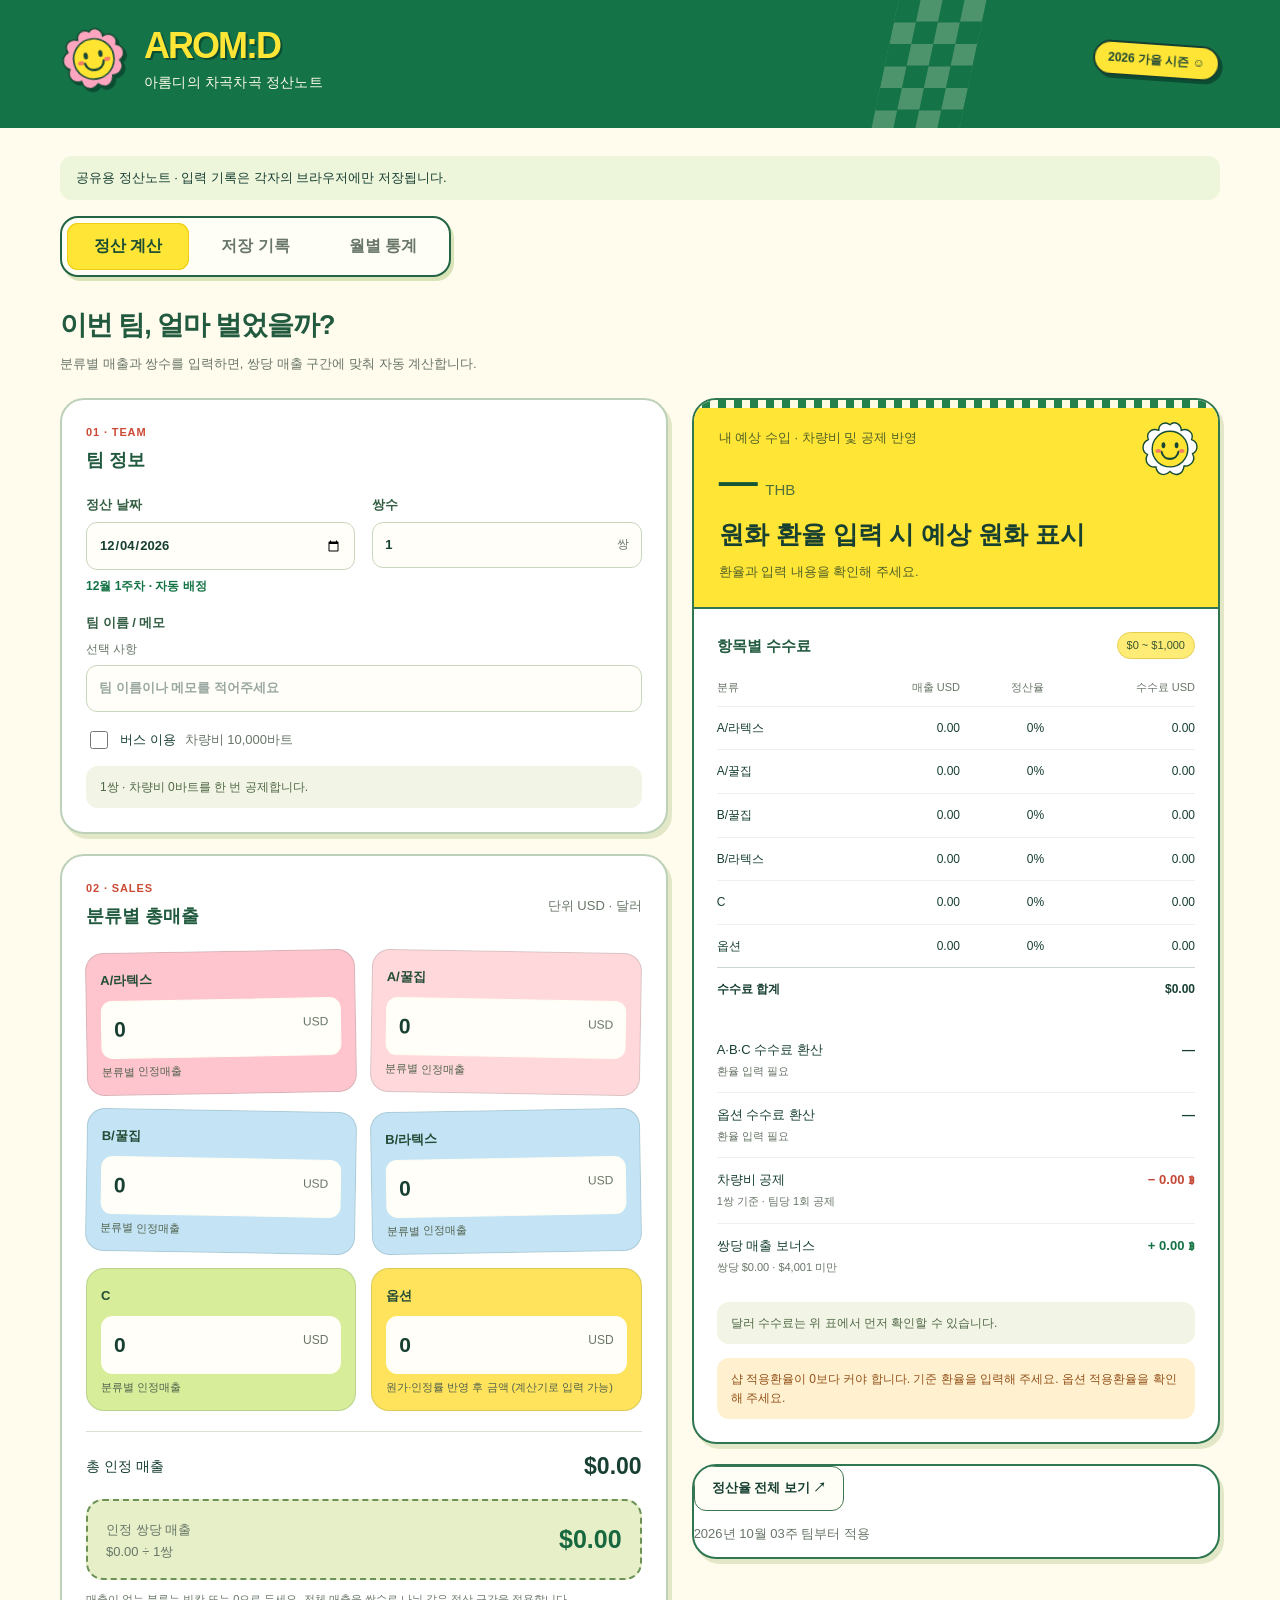
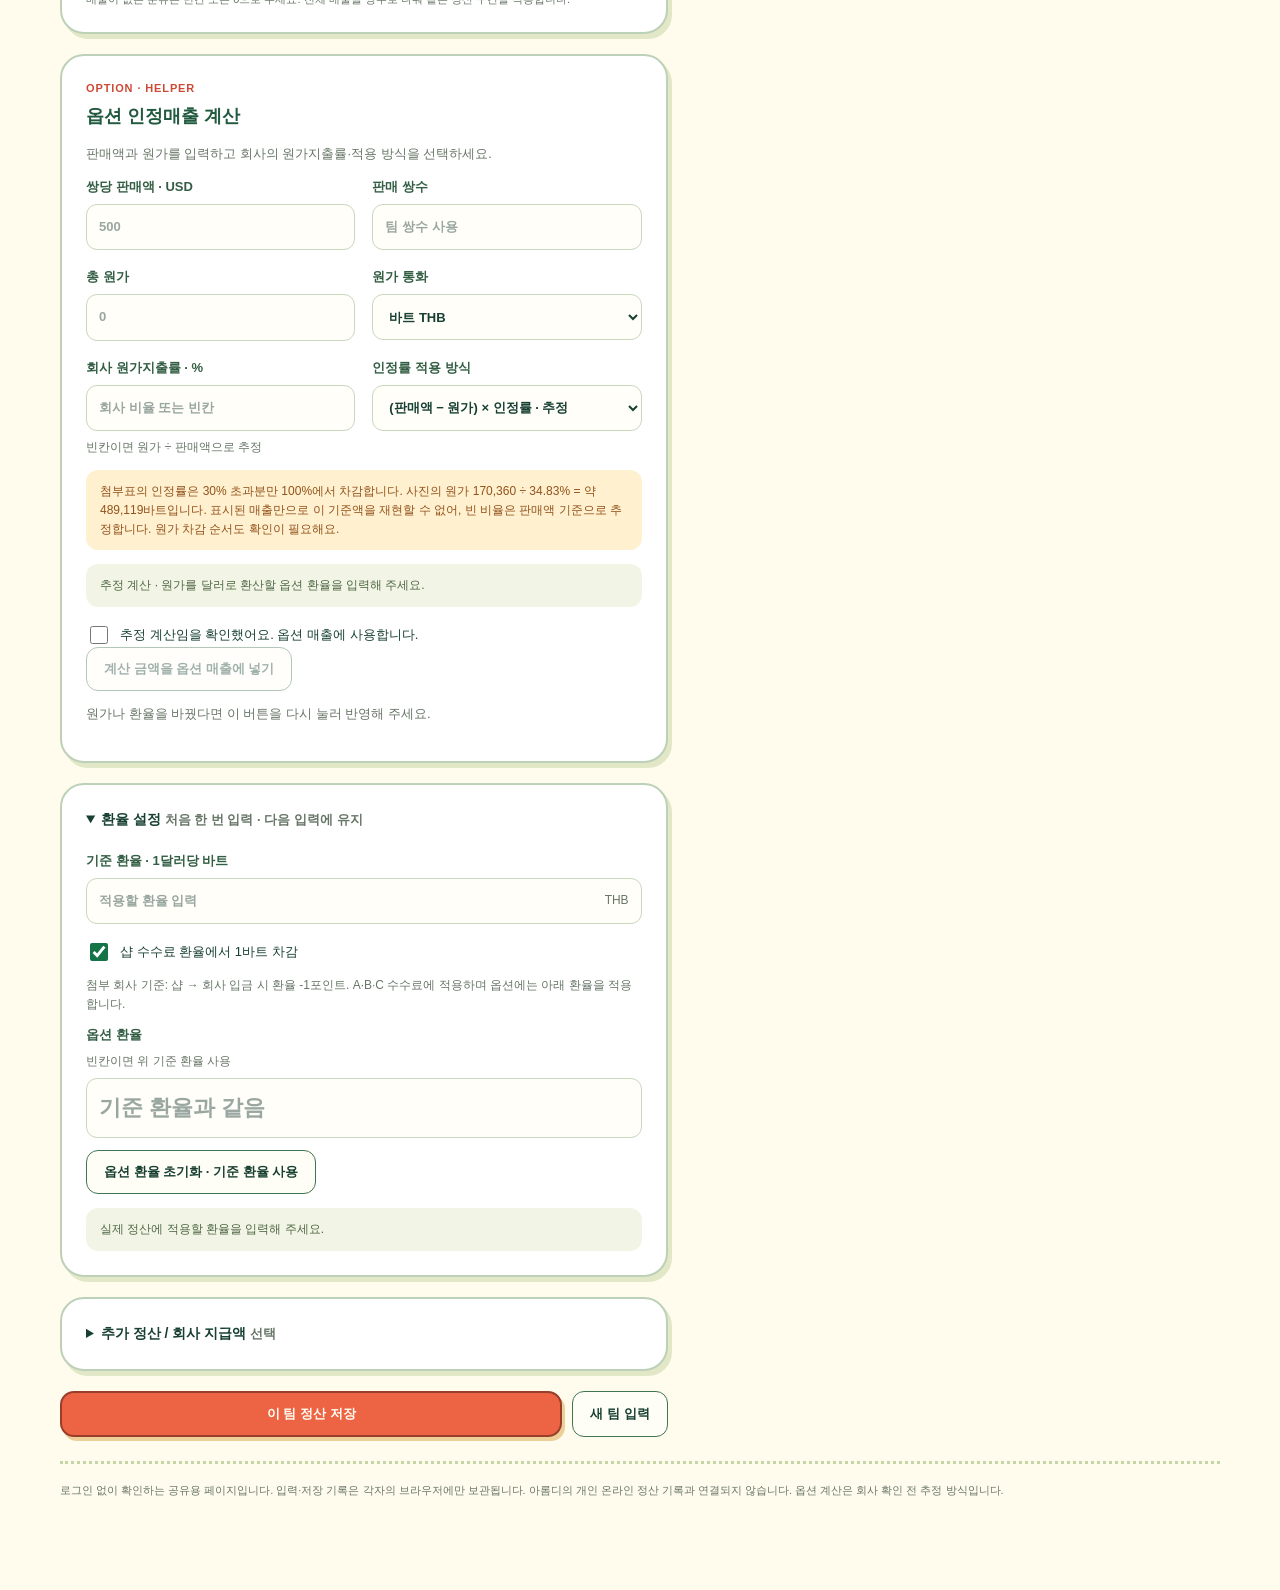
<file: aromd-notebook/index.html>
<!doctype html>
<html lang="ko">
<head>
<meta charset="UTF-8"><meta name="viewport" content="width=device-width, initial-scale=1, viewport-fit=cover">
<meta name="theme-color" content="#157348"><meta name="apple-mobile-web-app-capable" content="yes">
<title>AROM:D · 아롬디의 차곡차곡 정산노트</title>
<style>
:root{--ink:#172e35;--muted:#6c7f83;--green:#146b57;--mint:#e4f2eb;--bg:#f4f6f3;--line:#dde5df;--red:#b84135;--orange:#fff2e5}*{box-sizing:border-box}body{margin:0;background:var(--bg);color:var(--ink);font-family:-apple-system,BlinkMacSystemFont,"Segoe UI","Noto Sans KR",Arial,sans-serif;line-height:1.55}button,input,select{font:inherit}button{cursor:pointer}button:disabled{opacity:.4;cursor:not-allowed}button:focus-visible,input:focus-visible,select:focus-visible,summary:focus-visible{outline:3px solid #7ec8a8;outline-offset:3px}header{background:var(--ink);color:white;padding:26px max(24px,calc((100vw - 1160px)/2));display:flex;justify-content:space-between;align-items:center;gap:16px}.brand{font-size:12px;letter-spacing:.16em;color:#b8d1c7}.brand b{display:block;font-size:23px;color:white;letter-spacing:-.04em;margin-top:2px}.season{border:1px solid #46605d;border-radius:40px;padding:6px 13px;font-size:12px;white-space:nowrap}main{max-width:1208px;margin:auto;padding:28px 24px 80px}nav{display:flex;gap:5px;border-bottom:1px solid var(--line);margin-bottom:28px}nav button{border:0;background:none;padding:12px 22px;color:var(--muted);border-bottom:3px solid transparent;font-weight:700}nav button.active{color:var(--green);border-bottom-color:var(--green)}h1{font-size:27px;letter-spacing:-.04em;margin:0 0 7px}h2{font-size:18px;margin:0}h3{font-size:15px;margin:0 0 15px}.intro{margin-bottom:24px}.sub,.muted{color:var(--muted);font-size:13px}.intro p{margin:0}.layout{display:grid;grid-template-columns:minmax(0,1.15fr) minmax(0,1fr);gap:24px;align-items:start}.panel{background:#fff;border:1px solid var(--line);border-radius:18px;padding:24px;margin-bottom:20px}.panel-head{display:flex;align-items:center;justify-content:space-between;gap:12px;margin-bottom:20px}.step{font-size:11px;color:var(--green);font-weight:800;letter-spacing:.1em;margin-bottom:6px}.fields{display:grid;grid-template-columns:1fr 1fr;gap:17px}.field{display:flex;flex-direction:column;gap:7px;font-size:13px;font-weight:650}.field small{font-weight:400;color:var(--muted);font-size:12px}input,select{width:100%;min-width:0;border:1px solid #cad7d0;border-radius:9px;padding:12px;background:#fff;color:var(--ink);min-height:46px}input[type=number]{font-variant-numeric:tabular-nums}input::placeholder{color:#9aa7a1}input[type=checkbox]{width:18px;min-height:18px;accent-color:var(--green)}.unit-input{position:relative}.unit-input input{padding-right:54px}.unit-input span{position:absolute;right:13px;top:13px;color:var(--muted);font-size:12px;font-weight:500;pointer-events:none}.full{grid-column:1/-1}.check{display:flex;align-items:center;gap:9px;font-size:13px;margin-top:16px}.sales{display:grid;grid-template-columns:1fr 1fr;gap:15px}.sales label{border-radius:12px;background:#f4f7f6;padding:14px}.tag{font-weight:800;font-size:13px}.tag i{display:inline-block;width:8px;height:8px;border-radius:50%;background:#ad6691;margin-right:7px}.b i{background:#5286b4}.c i{background:#72a37d}.o i{background:#cd9b3f}.sales input{background:white;font-size:21px;font-weight:650;margin-top:8px;padding-left:12px}.sales .unit-input span{top:23px}.sales small{display:block;color:var(--muted);font-size:11px;margin-top:5px}.total-line{display:flex;align-items:center;justify-content:space-between;border-top:1px solid var(--line);padding-top:17px;margin-top:20px;font-size:14px}.total-line b{font-size:23px}.avg{background:var(--mint);border-radius:12px;padding:16px 18px;margin-top:14px;display:flex;align-items:center;justify-content:space-between}.avg strong{font-size:25px;color:var(--green)}.chip{font-size:11px;padding:4px 9px;border-radius:30px;background:#edf3ee;color:var(--green);white-space:nowrap}details summary{cursor:pointer;font-size:14px;font-weight:650;display:list-item}details .inside{padding-top:20px}details p{font-size:12px;color:var(--muted)}.buttons{display:flex;gap:10px;flex-wrap:wrap}.btn{border:1px solid #cbd8d0;border-radius:10px;padding:11px 17px;background:#fff;font-weight:650;font-size:13px;color:var(--ink);min-height:44px}.primary{background:var(--green);border-color:var(--green);color:white;flex:1}.danger{color:var(--red)}.text-btn{background:none;border:0;color:var(--green);font-size:12px;padding:7px}.result{position:sticky;top:20px}.result .panel{padding:0;overflow:hidden}.result-top{background:var(--ink);color:white;padding:25px}.result-top .muted{color:#b9d0c9}.result-total{font-size:39px;letter-spacing:-.04em;font-weight:750;margin:10px 0 3px;line-height:1.25;font-variant-numeric:tabular-nums}.result-total small{font-size:15px;letter-spacing:0;font-weight:450;color:#c4d8d0}.result-body{padding:23px}.table-wrap{overflow-x:auto}table{width:100%;border-collapse:collapse;font-size:13px;white-space:nowrap}th{text-align:left;font-size:11px;color:var(--muted);font-weight:500;padding:0 0 10px}td{padding:12px 0;border-top:1px solid #edf0ed;font-variant-numeric:tabular-nums}td:not(:first-child),th:not(:first-child){text-align:right}tfoot td{font-weight:750;border-top:1px solid #cbd8d0}.detail-row{display:flex;align-items:flex-start;justify-content:space-between;gap:16px;padding:12px 0;font-size:13px}.detail-row+.detail-row{border-top:1px solid #edf0ed}.detail-row small{display:block;color:var(--muted);font-size:11px;margin-top:3px}.detail-row b{white-space:nowrap;font-variant-numeric:tabular-nums}.minus{color:var(--red)}.plus{color:var(--green)}.notice{font-size:12px;border-radius:9px;padding:12px 14px;background:#f0f5f1;color:#50665c;margin-top:14px}.notice.warn{background:var(--orange);color:#92581e}.notice.error{background:#fae8e4;color:var(--red)}.hidden,[hidden]{display:none!important}.toolbar{display:flex;align-items:center;gap:12px;justify-content:space-between;flex-wrap:wrap;margin-bottom:22px}.toolbar input{max-width:185px}.record{background:white;border:1px solid var(--line);border-radius:14px;padding:20px;margin-bottom:12px}.record-top{display:flex;align-items:flex-start;justify-content:space-between;gap:14px}.record h3{margin:0 0 4px;font-size:16px}.record-net{text-align:right;font-size:21px;font-weight:750;white-space:nowrap}.record-net small{font-size:11px;font-weight:400;color:var(--muted)}.record-grid{display:grid;grid-template-columns:repeat(4,1fr);gap:12px;margin:18px 0;font-size:12px}.record-grid span{display:block;color:var(--muted);font-size:11px}.record-foot{border-top:1px solid var(--line);padding-top:10px;display:flex;justify-content:space-between;align-items:center;gap:10px}.empty{padding:55px 24px;background:white;border:1px dashed #c5d3c9;border-radius:16px;text-align:center;color:var(--muted)}.empty b{display:block;color:var(--ink);font-size:18px;margin-bottom:7px}.metrics{display:grid;grid-template-columns:repeat(4,1fr);gap:15px;margin-bottom:24px}.metric{border:1px solid var(--line);border-radius:13px;background:white;padding:20px}.metric.highlight{background:var(--ink);color:#fff}.metric span{font-size:12px;color:var(--muted)}.metric.highlight span{color:#bfd3c9}.metric b{display:block;font-size:25px;margin-top:8px;letter-spacing:-.03em;overflow-wrap:anywhere}.metric small{font-size:12px;font-weight:400}.stats-grid{display:grid;grid-template-columns:1fr 1fr;gap:22px}.bar-row{margin:15px 0;font-size:12px}.bar-label{display:flex;justify-content:space-between;margin-bottom:6px}.bar-track{height:9px;background:#eff3f0;border-radius:5px;overflow:hidden}.bar{height:100%;background:#599983;border-radius:5px}.backup{display:flex;justify-content:space-between;gap:20px;flex-wrap:wrap;align-items:center}.backup p{margin:5px 0;font-size:12px;color:var(--muted)}.footer-note{font-size:11px;color:var(--muted);margin-top:24px}#toast{position:fixed;bottom:25px;left:50%;transform:translateX(-50%);background:var(--ink);color:white;padding:13px 22px;border-radius:12px;font-size:13px;box-shadow:0 8px 30px #172e3530;max-width:90vw;z-index:10}dialog{border:0;border-radius:18px;max-width:420px;width:calc(100% - 36px);padding:25px;color:var(--ink)}dialog::backdrop{background:#102a3266}dialog p{font-size:14px;color:var(--muted)}.rates-table td,.rates-table th{padding:9px 10px}.rates-table tr.selected{background:var(--mint)}
@media(max-width:760px){header{padding:21px 20px}.brand b{font-size:20px}.season{font-size:10px;padding:5px 9px}main{padding:20px 16px 45px}nav{margin-bottom:22px}nav button{flex:1;padding:11px 6px;font-size:14px}h1{font-size:23px}.layout,.stats-grid{grid-template-columns:1fr;gap:0}.panel{padding:20px;border-radius:14px;margin-bottom:16px}.result{position:static}.result-total{font-size:36px}.fields{gap:13px}.sales{gap:11px}.sales label{padding:12px}.sales input{font-size:21px}.metrics{grid-template-columns:1fr 1fr;gap:10px}.metric{padding:16px}.metric b{font-size:22px}.record{padding:17px}.record-grid{grid-template-columns:1fr 1fr}.record-top{flex-wrap:wrap}.record-net{font-size:22px}.toolbar{gap:10px}.backup .buttons{width:100%}.backup .btn{flex:1}.full-mobile{width:100%}.intro .sub{font-size:12px}input,select{font-size:16px}.result-body{padding:20px}.footer-note{line-height:1.7}}
@media print{header,nav,.editor,.buttons,.toolbar,#toast,.footer-note{display:none!important}main{padding:0}.result{position:static}.layout{display:block}.panel{break-inside:avoid}.result-top{background:white;color:black}.result-top .muted{color:#444}}
</style>
<style>
/* AROM:D: cheerful flowers, checked ribbons, and clearly readable totals. */
:root{--ink:#173f32;--muted:#687668;--green:#127347;--mint:#edf5db;--bg:#fffbed;--line:#d8e2ce;--red:#c44836;--orange:#fff0d8}
body{background-color:var(--bg);background-image:radial-gradient(#d9dfc1 0.7px,transparent 0.7px);background-size:18px 18px}
header{background:#157348;color:var(--ink);border-bottom:0;position:relative;overflow:visible;padding-bottom:34px}
header:before{content:'';position:absolute;bottom:-6px;left:0;right:0;height:12px;background:radial-gradient(circle at 6px 0,#157348 6px,transparent 6.5px) 0 0/12px 12px repeat-x}
.brand-lockup{display:flex;align-items:center;gap:16px;position:relative;z-index:1}.brand-icon{width:68px;height:68px;flex:none;transform:rotate(-10deg);filter:drop-shadow(2px 3px 0 #0b4d32)}
.brand{font-size:11px;letter-spacing:.12em}.brand b{color:#ffe536;font-size:36px;font-weight:900;line-height:1.1;letter-spacing:-.055em;margin:0 0 6px;text-shadow:2px 2px 0 #0b4d32}.brand small{font-size:14px;letter-spacing:.015em;color:#fffce8}.season{border:2px solid #153f31;background:#ffe536;color:#214a34;position:relative;z-index:1;font-weight:700;box-shadow:3px 3px 0 #0b4d32;transform:rotate(4deg)}
header:after{content:'';position:absolute;right:24%;top:0;width:88px;height:100%;opacity:.24;background:conic-gradient(#fff9dd 25%,transparent 0 50%,#fff9dd 0 75%,transparent 0) 0 0/44px 44px;transform:skew(-12deg)}
nav{border:2px solid #226444;background:#fffef6;padding:5px;border-radius:18px;gap:5px;width:fit-content;box-shadow:3px 4px 0 #d8e4b8}
nav button{border:0;border-radius:11px;padding:11px 27px;transition:background .15s,color .15s}nav button.active{background:#ffe536;color:#194c34;box-shadow:inset 0 0 0 1px #efcd15}nav button:hover{background:#ffef9c}
h1,h2,h3{color:#215a3e}h1{font-weight:850}.panel{border:2px solid #bdd0b8;border-radius:24px;box-shadow:4px 5px 0 #e2e8c7}.step{color:#cc4a35;letter-spacing:.08em;font-weight:800}
input,select{border:1.5px solid #c9d7bf;border-radius:11px;background:#fffef9}input:focus,select:focus{border-color:#1b7b4a}.field{color:#335e43}
.sales label:nth-child(1){background:#ffc5cf;transform:rotate(-1deg)}.sales label:nth-child(2){background:#bfdff3;transform:rotate(1deg)}.sales label:nth-child(3){background:#d7ed9a;transform:rotate(1deg)}.sales label:nth-child(4){background:#ffe35c;transform:rotate(-1deg)}.sales label{border-radius:18px;border:1.5px solid #214e3729}.sales input{border-color:#fffef3;background:#fffef8;box-shadow:none}.sales .tag{color:#234c36}.sales small{color:#52634d}.tag i{border-radius:50%;width:9px;height:9px;outline:2px solid #ffffffa0}
.avg{background:#e6efc8;border:2px dashed #6c9255;border-radius:17px}.avg strong{color:#17683f}.chip{background:#ffec77;color:#3a572e;border:1px solid #e5ce4e}.notice{background:#f2f5e5;color:#506846;border-radius:12px}.notice.warn{background:#fff0cf;color:#92521b}
.result .panel{border:2px solid #2e7750}.result-top{position:relative;background:#ffe536;color:var(--ink);border-bottom:2px solid #2e7750;padding-top:28px}.result-top:before{content:'';height:8px;position:absolute;top:0;left:0;right:0;background:conic-gradient(#24814c 25%,#fffbe2 0 50%,#24814c 0 75%,#fffbe2 0) 0 0/16px 16px}.result-top:after{content:'☺';position:absolute;right:21px;top:20px;font-size:48px;line-height:1;color:#e84f35;transform:rotate(10deg);pointer-events:none}.result-top>.muted{position:relative;z-index:1;padding-right:42px}.result-top .muted{color:#506128}.result-total{color:#135737;position:relative;z-index:1}.result-total small{color:#50713a}
.btn{border:1.5px solid #407552;border-radius:12px;background:#fffef6}.primary{background:#ed6444;border:2px solid #9a3e2c;color:#fffef4;box-shadow:3px 4px 0 #ecd098;border-radius:14px}.primary:hover{background:#d95035}.plus{color:#147345}.minus{color:#c44836}.bar{background:#ee7250}.bar-track{background:#f6edce}.bar-row:nth-of-type(2) .bar{background:#4599bd}.bar-row:nth-of-type(3) .bar{background:#82ad48}.bar-row:nth-of-type(4) .bar{background:#e4b632}
.metric,.record{border:2px solid #bbd0b4;border-radius:19px;box-shadow:3px 4px 0 #e6e9cb}.metric.highlight{background:#ffe536;color:#165a38;border-color:#377347}.metric.highlight span{color:#4f642c}.record-net{color:#137341}.empty{background:#fffef6;border:2px dashed #adc98f}.empty b{color:#417344}
#toast{background:#1d6542}.footer-note{border-top:3px dotted #c4d5a6;padding-top:18px}button:focus-visible,input:focus-visible,select:focus-visible,summary:focus-visible{outline-color:#ebad26}input[type=checkbox]{accent-color:#157348}
@media(max-width:760px){header{padding:22px 18px 28px;gap:10px;flex-wrap:wrap}.brand-icon{width:51px;height:51px}.brand-lockup{gap:11px}.brand b{font-size:29px}.brand small{font-size:12px}.season{font-size:10px;padding:5px 9px;margin-left:auto}.brand-lockup{min-width:235px}nav{width:100%;border-radius:16px}nav button{padding:10px 6px}.panel{border-radius:20px}.result-top:after{font-size:42px;right:17px}.result-total{font-size:35px}}
@media print{.result-top,.metric.highlight{background:white;color:#173f32}.panel{box-shadow:none}.result-top:after,.result-top:before{display:none}}
</style>
<style>
.weekly-list{display:grid;grid-template-columns:repeat(2,minmax(0,1fr));gap:18px}.week-card{margin:0}.week-card:last-child{grid-column:1/-1}.week-values{display:grid;grid-template-columns:1fr 1fr;gap:16px}.week-values span{display:block;font-size:12px;color:var(--muted)}.week-values b{display:block;font-size:17px;overflow-wrap:anywhere}.week-card .total-line b{font-size:23px}.monthly-summary{margin-top:32px;padding-top:24px;border-top:4px dotted #adc98f}.monthly-summary>h2{font-size:25px}#week-label{color:#147345;font-weight:700}@media(max-width:760px){.weekly-list{grid-template-columns:1fr;gap:16px}.week-card .total-line b{font-size:21px}.week-values b{font-size:15px}}
</style><style>.sales label:nth-child(2){background:#ffd8dc}.sales label:nth-child(3),.sales label:nth-child(4){background:#c4e4f6}.sales label:nth-child(5){background:#d7ed9a}.sales label:nth-child(6){background:#ffe35c}.result-top:after{display:none}.result-daisy{width:60px;height:60px;position:absolute;right:18px;top:20px}.krw-total{font-weight:800;font-size:25px;margin:8px 0}.result-top>.muted{padding-right:65px}#option-fx{min-height:56px;font-size:22px}#rates-dialog{width:min(760px,calc(100vw - 24px));max-width:760px;max-height:90dvh;padding:0;border:3px solid #226444;border-radius:24px}.dialog-header{position:sticky;top:0;background:#ffe536;padding:18px 22px;display:flex;align-items:center;justify-content:space-between;gap:12px;z-index:2;border-bottom:2px solid #226444}.close-rates{background:#fff;font-weight:800;min-width:90px}.dialog-body{padding:22px}.rates-table td,.rates-table th{padding:14px 12px}.rates-table tbody tr:nth-child(even){background:#f4f7ed}.rates-table tr.selected{background:#ffe990!important}.text-btn.danger{border:1px solid #c44836;border-radius:8px;min-height:40px;padding:8px 16px}.table-wrap{max-width:100%}.result-body>table{font-size:12px}.result-body td{white-space:normal}.cloud-note{padding:12px 16px;margin-bottom:16px;background:#edf5db;border-radius:12px;font-size:13px}@media(max-width:480px){.rates-table td,.rates-table th{padding:12px 7px;font-size:12px}.dialog-body{padding:14px}.dialog-header{padding:14px}.dialog-header h2{font-size:17px}.result-daisy{width:48px;height:48px}.result-body{padding:16px}.result-body td{font-size:11px}}
</style></head>
<body>
<header><div class="brand-lockup"><svg class="brand-icon" viewBox="0 0 64 64" fill="none" aria-hidden="true"><path d="M32 5C37 0 44 5 44 11C51 8 58 14 55 21C63 24 62 33 56 36C60 43 54 50 47 49C46 58 38 61 32 55C26 61 18 58 17 50C9 51 4 44 8 37C1 33 2 24 9 21C6 14 12 8 20 11C20 4 27 1 32 5Z" fill="#FFA5C0" stroke="#174C34" stroke-width="1.5"/><circle cx="32" cy="31" r="19" fill="#FFE531" stroke="#174C34" stroke-width="1.5"/><ellipse cx="25" cy="27" rx="2" ry="3.2" fill="#194634"/><ellipse cx="39" cy="27" rx="2" ry="3.2" fill="#194634"/><path d="M23 34C25 44 39 44 41 34" stroke="#194634" stroke-width="2.3" stroke-linecap="round"/><ellipse cx="19.5" cy="33" rx="3" ry="2" fill="#F27D64"/><ellipse cx="44.5" cy="33" rx="3" ry="2" fill="#F27D64"/></svg><div class="brand"><b>AROM:D</b><small>아롬디의 차곡차곡 정산노트</small></div></div><div class="season">2026 가을 시즌 ☺</div></header>
<main>
<div id="storage-warning" class="notice error" hidden>이 브라우저에서 저장 공간을 사용할 수 없습니다. 백업 파일을 내보내 기록을 보관해 주세요.</div>
<div id="cloud-status" class="cloud-note">공유용 정산노트 · 입력 기록은 각자의 브라우저에만 저장됩니다.</div><nav aria-label="주 메뉴"><button type="button" class="active" data-tab="calc" aria-current="page">정산 계산</button><button type="button" data-tab="history">저장 기록 <span id="record-count"></span></button><button type="button" data-tab="stats">월별 통계</button></nav>
<section id="calc-view">
<div class="intro"><h1 id="form-title">이번 팀, 얼마 벌었을까?</h1><p class="sub">분류별 매출과 쌍수를 입력하면, 쌍당 매출 구간에 맞춰 자동 계산합니다.</p></div>
<div class="layout"><div class="editor"><form id="settlement-form" novalidate autocomplete="off">
<div class="panel"><div class="panel-head"><div><div class="step">01 · TEAM</div><h2>팀 정보</h2></div><span class="chip" id="editing-chip" hidden>수정 중</span></div>
<div class="fields"><label class="field">정산 날짜<input id="date" type="date" required><small id="week-label" aria-live="polite"></small></label><label class="field">쌍수<div class="unit-input"><input id="couples" type="number" min="1" max="100" step="1" inputmode="numeric" value="1" required><span>쌍</span></div></label><label class="field full">팀 이름 / 메모 <small>선택 사항</small><input id="name" name="aromd-team-note-v2" autocomplete="off" maxlength="100" placeholder="팀 이름이나 메모를 적어주세요"></label></div>
<label class="check"><input id="bus" type="checkbox">버스 이용 <span class="muted">차량비 10,000바트</span></label>
<div class="notice" id="vehicle-hint"></div></div>
<div class="panel"><div class="panel-head"><div><div class="step">02 · SALES</div><h2>분류별 총매출</h2></div><span class="muted">단위 USD · 달러</span></div>
<div class="sales"><label><span class="tag">A/라텍스</span><div class="unit-input"><input id="sale-a" type="number" min="0" max="100000000" step="0.01" inputmode="decimal" placeholder="0" aria-label="A/라텍스 인정매출 달러"><span>USD</span></div><small>분류별 인정매출</small></label><label><span class="tag">A/꿀집</span><div class="unit-input"><input id="sale-a-honey" type="number" min="0" max="100000000" step="0.01" inputmode="decimal" placeholder="0" aria-label="A/꿀집 인정매출 달러"><span>USD</span></div><small>분류별 인정매출</small></label><label><span class="tag">B/꿀집</span><div class="unit-input"><input id="sale-b" type="number" min="0" max="100000000" step="0.01" inputmode="decimal" placeholder="0" aria-label="B/꿀집 인정매출 달러"><span>USD</span></div><small>분류별 인정매출</small></label><label><span class="tag">B/라텍스</span><div class="unit-input"><input id="sale-b-latex" type="number" min="0" max="100000000" step="0.01" inputmode="decimal" placeholder="0" aria-label="B/라텍스 인정매출 달러"><span>USD</span></div><small>분류별 인정매출</small></label><label><span class="tag">C</span><div class="unit-input"><input id="sale-c" type="number" min="0" max="100000000" step="0.01" inputmode="decimal" placeholder="0" aria-label="C 인정매출 달러"><span>USD</span></div><small>분류별 인정매출</small></label><label><span class="tag">옵션</span><div class="unit-input"><input id="sale-option" type="number" min="0" max="100000000" step="0.01" inputmode="decimal" placeholder="0" aria-label="옵션 인정매출 달러"><span>USD</span></div><small>원가·인정률 반영 후 금액 (계산기로 입력 가능)</small></label></div><p id="legacy-note" class="notice warn" hidden>이전 4분류 기록입니다. 기존 A·B 금액은 매장 미분류로 보존됩니다. 세부 분류로 수정하려면 금액을 확인해 주세요. <button type="button" class="btn" id="convert-legacy">금액을 직접 재분류</button></p><div class="total-line"><span>총 인정 매출</span><b id="sales-total">$0.00</b></div><div class="avg"><div><span class="muted">인정 쌍당 매출</span><div class="sub" id="average-formula"></div></div><strong id="average-value">$0.00</strong></div>
<p class="muted" style="font-size:11px;margin-bottom:0">매출이 없는 분류는 빈칸 또는 0으로 두세요. 전체 매출을 쌍수로 나눠 같은 정산 구간을 적용합니다.</p></div>
<div class="panel"><div class="step">OPTION · HELPER</div><h2>옵션 인정매출 계산</h2><p class="muted">판매액과 원가를 입력하고 회사의 원가지출률·적용 방식을 선택하세요.</p><div class="fields"><label class="field">쌍당 판매액 · USD<input id="op-price" type="number" min="0" step="0.01" inputmode="decimal" placeholder="500"></label><label class="field">판매 쌍수<input id="op-couples" type="number" min="1" step="1" inputmode="numeric" placeholder="팀 쌍수 사용"></label><label class="field">총 원가<input id="op-cost" type="number" min="0" step="0.01" inputmode="decimal" placeholder="0"></label><label class="field">원가 통화<select id="op-currency"><option value="THB">바트 THB</option><option value="USD">달러 USD</option></select></label><label class="field">회사 원가지출률 · %<input id="op-ratio" type="number" min="0" max="100" step="0.01" inputmode="decimal" placeholder="회사 비율 또는 빈칸"><small>빈칸이면 원가 ÷ 판매액으로 추정</small></label><label class="field">인정률 적용 방식<select id="op-method"><option value="net">(판매액 − 원가) × 인정률 · 추정</option><option value="gross">판매액 × 인정률 − 원가</option></select></label></div><div class="notice warn">첨부표의 인정률은 30% 초과분만 100%에서 차감합니다. 사진의 원가 170,360 ÷ 34.83% = 약 489,119바트입니다. 표시된 매출만으로 이 기준액을 재현할 수 없어, 빈 비율은 판매액 기준으로 추정합니다. 원가 차감 순서도 확인이 필요해요.</div><div id="op-result" class="notice" aria-live="polite"></div><label class="check"><input type="checkbox" id="op-ack">추정 계산임을 확인했어요. 옵션 매출에 사용합니다.</label><button type="button" class="btn" id="op-apply" disabled>계산 금액을 옵션 매출에 넣기</button><p class="muted">원가나 환율을 바꿨다면 이 버튼을 다시 눌러 반영해 주세요.</p></div>
<div class="panel"><details id="fx-details" open><summary>환율 설정 <span class="muted">처음 한 번 입력 · 다음 입력에 유지</span></summary><div class="inside"><label class="field">기준 환율 · 1달러당 바트<div class="unit-input"><input id="fx" type="number" min="0.0001" max="1000" step="0.0001" inputmode="decimal" placeholder="적용할 환율 입력"><span>THB</span></div></label><label class="check"><input id="deduct-fx" type="checkbox" checked>샵 수수료 환율에서 1바트 차감</label><p>첨부 회사 기준: 샵 → 회사 입금 시 환율 -1포인트. A·B·C 수수료에 적용하며 옵션에는 아래 환율을 적용합니다.</p><label class="field">옵션 환율 <small>빈칸이면 위 기준 환율 사용</small><input id="option-fx" type="number" min="0.0001" max="1000" step="0.0001" inputmode="decimal" placeholder="기준 환율과 같음"></label><button type="button" class="btn" id="option-fx-reset" style="margin-top:12px">옵션 환율 초기화 · 기준 환율 사용</button><div class="notice" id="fx-summary"></div></div></details></div>
<div class="panel"><details><summary>추가 정산 / 회사 지급액 <span class="muted">선택</span></summary><div class="inside"><div class="fields"><label class="field">추가 보너스 · THB<input id="extra-bonus" type="number" min="0" max="100000000" step="0.01" inputmode="decimal" placeholder="0"><small>카오락 스파 등 확정 보너스</small></label><label class="field">디포짓 공제 · THB<input id="deposit" type="number" min="0" max="100000000" step="0.01" inputmode="decimal" placeholder="0"><small>이번에 실제 공제할 금액만</small></label><label class="field full">기타 조정 · THB<input id="adjustment" type="number" min="-100000000" max="100000000" step="0.01" inputmode="decimal" placeholder="0"><small>추가 지급은 양수, 공제는 음수</small></label><label class="field">원화 환율 · 1바트당 원<input id="krw-fx" type="number" min="0.0001" step="0.0001" inputmode="decimal" placeholder="회사 적용 환율"><small>지급일 회사 적용 환율을 입력하세요</small></label><label class="field">회사 실제 입금액 · 원<input id="actual-krw" type="number" step="1" inputmode="numeric" placeholder="입금액 입력"></label><label class="field full" id="legacy-actual" hidden>이전 기록 지급액 · THB<input id="actual" type="number" min="-100000000" max="100000000" step="0.01" inputmode="decimal" placeholder="입력하면 예상 수입과 비교"><small>기존 바트 지급 기록 보존용</small></label></div></div></details></div>
<div id="form-error" class="notice error" role="alert" hidden></div><div class="buttons" style="margin-top:16px"><button class="btn primary" type="submit" id="save-btn">이 팀 정산 저장</button><button class="btn" type="button" id="reset-btn">새 팀 입력</button></div>
</form></div>
<aside class="result" aria-label="정산 결과"><div class="panel"><div class="result-top"><svg class="result-daisy" viewBox="0 0 64 64" fill="none" aria-hidden="true"><path d="M32 5C37 0 44 5 44 11C51 8 58 14 55 21C63 24 62 33 56 36C60 43 54 50 47 49C46 58 38 61 32 55C26 61 18 58 17 50C9 51 4 44 8 37C1 33 2 24 9 21C6 14 12 8 20 11C20 4 27 1 32 5Z" fill="#FFFFFF" stroke="#174C34" stroke-width="1.5"/><circle cx="32" cy="31" r="19" fill="#FFE531" stroke="#174C34" stroke-width="1.5"/><ellipse cx="25" cy="27" rx="2" ry="3.2" fill="#194634"/><ellipse cx="39" cy="27" rx="2" ry="3.2" fill="#194634"/><path d="M23 34C25 44 39 44 41 34" stroke="#194634" stroke-width="2.3" stroke-linecap="round"/><ellipse cx="19.5" cy="33" rx="3" ry="2" fill="#F27D64"/><ellipse cx="44.5" cy="33" rx="3" ry="2" fill="#F27D64"/></svg><div class="muted">내 예상 수입 · 차량비 및 공제 반영</div><div class="result-total"><span id="net-value">—</span> <small>THB</small></div><div id="krw-net" class="krw-total"></div><div class="muted" id="net-caption">환율을 입력하면 바트 수입이 계산됩니다.</div></div><div class="result-body"><div class="panel-head"><h3 style="margin:0">항목별 수수료</h3><span class="chip" id="tier-chip">$0 ~ $1,000</span></div><table aria-label="분류별 수수료"><thead><tr><th>분류</th><th>매출 USD</th><th>정산율</th><th>수수료 USD</th></tr></thead><tbody id="commission-rows"></tbody><tfoot><tr><td colspan="3">수수료 합계</td><td id="commission-total"></td></tr></tfoot></table>
<div style="margin-top:17px"><div class="detail-row"><div>A·B·C 수수료 환산<small id="shop-conversion"></small></div><b id="shop-thb"></b></div><div class="detail-row"><div>옵션 수수료 환산<small id="option-conversion"></small></div><b id="option-thb"></b></div><div class="detail-row"><div>차량비 공제<small id="vehicle-formula"></small></div><b class="minus" id="vehicle-value"></b></div><div class="detail-row"><div>쌍당 매출 보너스<small id="bonus-formula"></small></div><b class="plus" id="bonus-value"></b></div><div class="detail-row" id="extra-line" hidden><div>추가 보너스</div><b class="plus" id="extra-value"></b></div><div class="detail-row" id="deposit-line" hidden><div>디포짓 공제</div><b class="minus" id="deposit-value"></b></div><div class="detail-row" id="adjustment-line" hidden><div>기타 조정</div><b id="adjustment-value"></b></div></div>
<div class="notice" id="net-formula"></div><div class="notice" id="actual-comparison" hidden></div><div class="notice warn" id="calc-warning" hidden></div>
</div></div>
<div class="panel"><button type="button" class="btn" id="rates-open">정산율 전체 보기 ↗</button><p class="muted">2026년 10월 03주 팀부터 적용</p></div><dialog id="rates-dialog"><div class="dialog-header"><h2>2026 가을 정산율</h2><button type="button" class="btn close-rates">✕ 닫기</button></div><div class="dialog-body"><p class="muted">인정 쌍당 매출로 구간을 선택해요. A·B는 매장에 관계없이 같은 분류 정산율을 적용합니다.</p><div class="table-wrap"><table class="rates-table"><thead><tr><th>쌍당 매출 USD</th><th>A</th><th>B</th><th>C</th><th>옵션</th></tr></thead><tbody id="rates-body"></tbody></table></div><p class="muted">소수점 평균은 반올림하지 않고 시작금액과 비교합니다. $5,000.50은 $5,001 미만으로 이전 구간입니다.</p><button type="button" class="btn primary close-rates">정산표 닫기</button></div></dialog></aside></div></section>
<section id="history-view" hidden><div class="intro"><h1>차곡차곡, 정산 기록</h1><p class="sub">저장 당시 환율과 정산 내역을 보관합니다.</p></div><div class="toolbar"><label class="field">조회 월<input id="history-month" type="month"></label><div class="buttons"><button class="btn" id="all-records">전체 기록</button><button class="btn" id="export-csv">표로 내보내기 (CSV)</button></div></div><div id="history-list"></div><div class="panel backup" style="margin-top:24px"><div><h3 style="margin:0">내 기록 백업</h3><p>다른 기기로 옮길 때 백업 파일을 내보낸 뒤 불러오세요.</p></div><div class="buttons"><button class="btn" id="export-json">백업 내보내기</button><button class="btn" id="import-json">백업 불러오기</button><input id="import-file" type="file" accept=".json,application/json" hidden></div></div></section>
<section id="stats-view" hidden><div class="toolbar"><div class="intro" style="margin:0"><h1>한 달 수입 한눈에</h1><p class="sub">1주차부터 5주차까지 모아 보고, 월 합계로 확인하세요.</p></div><label class="field">조회 월<input id="stats-month" type="month"></label></div><div id="stats-content"></div></section>
<p class="footer-note">로그인 없이 확인하는 공유용 페이지입니다. 입력·저장 기록은 각자의 브라우저에만 보관됩니다. 아롬디의 개인 온라인 정산 기록과 연결되지 않습니다. 옵션 계산은 회사 확인 전 추정 방식입니다.</p>
</main><div id="toast" role="status" hidden></div><dialog id="confirm-dialog"><h2 id="dialog-title"></h2><p id="dialog-text"></p><div class="buttons"><button class="btn" id="dialog-cancel">취소</button><button class="btn primary" id="dialog-confirm">확인</button></div></dialog>
<script>
'use strict';
const RULE_VERSION='2026-autumn-v1';
const TIERS=[{min:0,max:1000,r:[0,0,0,0]},{min:1001,max:1600,r:[10,7,5,10]},{min:1601,max:1800,r:[11,8,5,15]},{min:1801,max:2200,r:[16,10,5,20]},{min:2201,max:2400,r:[19,11,5,20]},{min:2401,max:2500,r:[21,12,5,20]},{min:2501,max:2700,r:[21,12,10,25]},{min:2701,max:3000,r:[22,13,10,25]},{min:3001,max:3200,r:[24,14,10,25]},{min:3201,max:3400,r:[26,16,10,25]},{min:3401,max:3600,r:[27,18,10,25]},{min:3601,max:4000,r:[30,20,10,25]},{min:4001,max:5000,r:[32,22,10,25]},{min:5001,max:null,r:[33,23,11,25]}];
const CAR={1:0,2:6000,3:7500,4:8000,5:8500};
const LABELS=['A/라텍스','A/꿀집','B/꿀집','B/라텍스','C','옵션'],SALE_IDS=['sale-a','sale-a-honey','sale-b','sale-b-latex','sale-c','sale-option'];
function labelsFor(d){return d.sales.length===4?['A (매장 미분류)','B (매장 미분류)','C','옵션']:LABELS;}
function rateIndex(d,i){return d.sales.length===4?i:[0,0,1,1,2,3][i];}
const CLOUD=false;let cloudRevision=0,cloudReady=!CLOUD,cloudBusy=false;
const KEY='aromd.public-review.records.v1',PREF='aromd.public-review.preferences.v1';
const $=id=>document.getElementById(id),fmt=n=>Number(n).toLocaleString('ko-KR',{minimumFractionDigits:2,maximumFractionDigits:2}),int=n=>Number(n).toLocaleString('ko-KR',{maximumFractionDigits:0}),usd=n=>'$'+fmt(n),thb=n=>fmt(n)+' ฿',esc=s=>String(s).replace(/[&<>"']/g,c=>({'&':'&amp;','<':'&lt;','>':'&gt;','"':'&quot;',"'":'&#39;'}[c]));
const round=n=>Math.round((n+Number.EPSILON)*100)/100;
function today(){const d=new Date();return `${d.getFullYear()}-${String(d.getMonth()+1).padStart(2,'0')}-${String(d.getDate()).padStart(2,'0')}`;}
function validDate(d){if(typeof d!=='string'||!/^\d{4}-\d{2}-\d{2}$/.test(d))return false;const x=new Date(d+'T00:00:00Z');return Number.isFinite(x.getTime())&&x.toISOString().slice(0,10)===d;}
function weekOfMonth(date){return validDate(date)?Math.ceil(Number(date.slice(8,10))/7):null;}
function weeklySummary(list){return Array.from({length:5},(_,i)=>{const teams=list.filter(r=>weekOfMonth(r.input.date)===i+1);const sum=f=>round(teams.reduce((n,r)=>n+f(r),0));return {week:i+1,teams:teams.length,couples:sum(r=>r.input.couples),sales:sum(r=>r.result.total),car:sum(r=>r.result.car),bonus:sum(r=>r.result.bonus),net:sum(r=>r.result.net),krw:sum(r=>r.result.krwNet??0),krwCount:teams.filter(r=>r.result.krwNet!=null).length};});}
function weeklyMarkup(list){return '<div class="weekly-list">'+weeklySummary(list).map(w=>`<article class="panel week-card"><div class="panel-head"><h2>${w.week}주차</h2><span class="chip">${w.teams}팀 · ${w.couples}쌍</span></div><div class="week-values"><div><span>인정 매출</span><b>${usd(w.sales)}</b></div><div><span>쌍당 평균 매출</span><b>${usd(w.couples?w.sales/w.couples:0)}</b></div><div><span>차량비 공제</span><b class="minus">− ${thb(w.car)}</b></div><div><span>매출 보너스</span><b class="plus">+ ${thb(w.bonus)}</b></div></div><div class="total-line"><span>예상 수입</span><b>${thb(w.net)}</b></div>${w.krwCount?`<div class="detail-row"><span>예상 원화 <small>${w.krwCount}팀 환율 입력</small></span><b>${int(w.krw)}원</b></div>`:''}${w.teams?'':'<p class="muted">아직 저장된 정산이 없어요.</p>'}</article>`).join('')+'</div>';}
function calculate(d){
 const errors=[];if(!Number.isInteger(d.couples)||d.couples<1||d.couples>100)errors.push('쌍수는 1~100 사이의 정수로 입력해 주세요.');
 if(!Array.isArray(d.sales)||![4,6].includes(d.sales.length)||d.sales.some(v=>!Number.isFinite(v)||v<0||v>1e8))errors.push('분류별 매출은 0 이상의 숫자로 입력해 주세요.');
 if(errors.length)return {errors};
 const total=round(d.sales.reduce((a,b)=>a+b,0)),average=total/d.couples;
 let tier=TIERS[0];for(const t of TIERS)if(total>=t.min*d.couples)tier=t;
 const fees=d.sales.map((v,i)=>round(v*tier.r[rateIndex(d,i)]/100));const feeTotal=round(fees.reduce((a,b)=>a+b,0));
 const car=d.bus?10000:CAR[d.couples]??null;if(car===null)errors.push('일반 차량비 기준은 1~5쌍입니다. 버스 이용이면 체크해 주세요.');
 const bonus=total>=4001*d.couples?d.couples*1000:0;
 const shopFx=d.fx===null?null:d.fx-(d.deductFx?1:0),optionFx=d.optionFx===null?d.fx:d.optionFx;
 if(!(Number.isFinite(shopFx)&&shopFx>0&&shopFx<=1000))errors.push('샵 적용환율이 0보다 커야 합니다. 기준 환율을 입력해 주세요.');
 if(!(Number.isFinite(optionFx)&&optionFx>0&&optionFx<=1000))errors.push('옵션 적용환율을 확인해 주세요.');
 for(const k of ['extraBonus','deposit','adjustment'])if(!Number.isFinite(d[k])||Math.abs(d[k])>1e8||(['extraBonus','deposit'].includes(k)&&d[k]<0))errors.push('추가 정산 금액을 확인해 주세요.');
 if(d.actual!==null&&(!Number.isFinite(d.actual)||Math.abs(d.actual)>1e8))errors.push('실제 지급액을 확인해 주세요.');
 const shopUsd=round(fees.slice(0,-1).reduce((a,b)=>a+b,0)),shopThb=shopFx>0?round(shopUsd*shopFx):null,optionThb=optionFx>0?round(fees[fees.length-1]*optionFx):null;
 const gross=shopThb!==null&&optionThb!==null?round(shopThb+optionThb):null;
 const net=errors.length?null:round(gross-car+bonus+d.extraBonus-d.deposit+d.adjustment);
 if(d.krwFx!=null&&(!Number.isFinite(d.krwFx)||d.krwFx<=0||d.krwFx>1e6))errors.push('원화 환율을 확인해 주세요.');if(d.actualKrw!=null&&(!Number.isFinite(d.actualKrw)||Math.abs(d.actualKrw)>1e12))errors.push('원화 지급액을 확인해 주세요.');const krwNet=net!==null&&d.krwFx>0?Math.round(net*d.krwFx):null;
 return {krwNet,krwDifference:krwNet!==null&&d.actualKrw!=null?d.actualKrw-krwNet:null,errors,total,average,tier,fees,feeTotal,shopUsd,shopFx,optionFx,shopThb,optionThb,gross,car,bonus,net,difference:net!==null&&d.actual!==null?round(d.actual-net):null};
}
function readInput(){const number=(id,nullable=false)=>$(id).value.trim()===''?(nullable?null:0):Number($(id).value);return {date:$('date').value,name:$('name').value.trim(),couples:number('couples'),bus:$('bus').checked,sales:readSales(number),fx:number('fx',true),deductFx:$('deduct-fx').checked,optionFx:number('option-fx',true),extraBonus:number('extra-bonus'),deposit:number('deposit'),adjustment:number('adjustment'),actual:number('actual',true),krwFx:number('krw-fx',true),actualKrw:number('actual-krw',true),optionCalc:readOption(),optionApplied:optionApplied&&Number($('sale-option').value)===optionApplied.recognized?optionApplied:null};}
function validRecord(r){return r&&typeof r.id==='string'&&r.id.length<=100&&r.ruleVersion===RULE_VERSION&&r.input&&typeof r.input.name==='string'&&r.input.name.length<=100&&validDate(r.input.date)&&typeof r.input.bus==='boolean'&&typeof r.input.deductFx==='boolean'&&calculate(r.input).errors.length===0;}
let legacySales=false,optionApplied=null;
function readSales(number){const a=SALE_IDS.map(id=>number(id));return legacySales?[a[0],a[2],a[4],a[5]]:a;}
let storageOK=true,loadBroken=false,records=[],editing=null,prefs={};
try{const raw=CLOUD?null:localStorage.getItem(KEY);if(raw){const data=JSON.parse(raw);if(!Array.isArray(data)||data.some(r=>!validRecord(r))||new Set(data.map(r=>r.id)).size!==data.length)throw Error('기록 형식 확인 필요');records=data;}}catch(e){storageOK=false;loadBroken=true;$('storage-warning').textContent='저장된 데이터를 읽을 수 없습니다. 기존 데이터를 덮어쓰지 않도록 저장을 중지했습니다. 기존 백업 파일이 있다면 불러와 주세요.';}
try{const savedPrefs=JSON.parse(localStorage.getItem(PREF)||'{}');if(savedPrefs&&typeof savedPrefs==='object'&&!Array.isArray(savedPrefs))prefs=savedPrefs;}catch(e){prefs={};}
try{localStorage.setItem('nirvana.test','1');localStorage.removeItem('nirvana.test');}catch(e){storageOK=false;}
$('storage-warning').hidden=storageOK;
async function persist(next){if(loadBroken)throw Error('기존 데이터 읽기 오류가 있어 저장을 중지했습니다.');if(CLOUD){if(!cloudReady)throw Error('온라인 기록을 불러온 뒤 다시 저장해 주세요.');if(cloudBusy)throw Error('저장 중입니다. 잠시 후 다시 시도해 주세요.');cloudBusy=true;try{const res=await fetch('/api/records',{method:'PUT',headers:{'Content-Type':'application/json'},body:JSON.stringify({revision:cloudRevision,records:next}),signal:AbortSignal.timeout(15000)});if(!res.ok)throw Error(res.status===409?'다른 기기에서 기록이 변경됐습니다. 입력 내용을 별도로 보관한 뒤 새로고침해 주세요.':'온라인 저장 실패. 연결 상태를 확인해 주세요.');const data=await res.json();cloudRevision=data.revision;records=next;$('cloud-status').textContent='☁ 온라인 저장 완료 · 다른 기기에서도 같은 계정으로 확인할 수 있어요.';}finally{cloudBusy=false;}}else{localStorage.setItem(KEY,JSON.stringify(next));records=next;}storageOK=true;$('storage-warning').hidden=true;}

function toast(text){$('toast').textContent=text;$('toast').hidden=false;clearTimeout(toast.timer);toast.timer=setTimeout(()=>$('toast').hidden=true,3500);}
function confirmAction(title,text,action){$('dialog-title').textContent=title;$('dialog-text').textContent=text;$('dialog-confirm').onclick=()=>{ $('confirm-dialog').close();action();};$('confirm-dialog').showModal();}
$('dialog-cancel').onclick=()=>$('confirm-dialog').close();
function tierLabel(t){return t.max===null?'$'+int(t.min)+' 이상':'$'+int(t.min)+' ~ $'+int(t.max);}
function renderCalc(){const d=readInput(),c=calculate(d);$('form-error').hidden=true;const week=weekOfMonth(d.date);$('week-label').textContent=week?`${Number(d.date.slice(5,7))}월 ${week}주차 · 자동 배정`:'날짜를 선택하면 주차가 자동으로 배정됩니다.';
 renderOption();$('krw-net').textContent=c.krwNet!=null?'약 '+int(c.krwNet)+'원':'원화 환율 입력 시 예상 원화 표시';
 $('vehicle-hint').textContent=d.bus?'버스 차량비 10,000바트를 한 번 공제합니다.':CAR[d.couples]!==undefined?`${d.couples}쌍 · 차량비 ${int(CAR[d.couples])}바트를 한 번 공제합니다.`:'6쌍 이상은 차량 기준 확인이 필요합니다. 버스 이용 시 체크하세요.';
 if(c.total===undefined){$('calc-warning').textContent=c.errors.join(' ');$('calc-warning').hidden=false;$('net-value').textContent='—';$('sales-total').textContent='—';$('average-value').textContent='—';$('average-formula').textContent='쌍수와 매출을 확인해 주세요.';$('commission-rows').innerHTML='';['commission-total','shop-thb','option-thb','vehicle-value','bonus-value','tier-chip'].forEach(id=>$(id).textContent='—');['shop-conversion','option-conversion','vehicle-formula','bonus-formula','net-formula'].forEach(id=>$(id).textContent='');$('actual-comparison').hidden=true;return;}
 $('sales-total').textContent=usd(c.total);$('average-value').textContent=usd(c.average);$('average-formula').textContent=`${usd(c.total)} ÷ ${d.couples}쌍`;$('tier-chip').textContent=tierLabel(c.tier);
 $('commission-rows').innerHTML=labelsFor(d).map((label,i)=>`<tr><td>${label}</td><td>${fmt(d.sales[i])}</td><td>${c.tier.r[rateIndex(d,i)]}%</td><td>${fmt(c.fees[i])}</td></tr>`).join('');$('commission-total').textContent=usd(c.feeTotal);
 $('shop-conversion').textContent=c.shopFx>0?`${usd(c.shopUsd)} × ${c.shopFx.toFixed(4)}바트`:'환율 입력 필요';$('shop-thb').textContent=c.shopThb===null?'—':thb(c.shopThb);
 $('option-conversion').textContent=c.optionFx>0?`${usd(c.fees[c.fees.length-1])} × ${c.optionFx.toFixed(4)}바트`:'환율 입력 필요';$('option-thb').textContent=c.optionThb===null?'—':thb(c.optionThb);
 $('vehicle-formula').textContent=d.bus?'버스 1대 기준':`${d.couples}쌍 기준 · 팀당 1회 공제`;$('vehicle-value').textContent=c.car===null?'기준 확인':'− '+thb(c.car);
 $('bonus-formula').textContent=c.bonus?`쌍당 ${usd(c.average)} ≥ $4,001 · ${d.couples}쌍 × 1,000바트`:`쌍당 ${usd(c.average)} · $4,001 미만`;$('bonus-value').textContent='+ '+thb(c.bonus);
 for(const [key,id,sign] of [['extraBonus','extra','+ '],['deposit','deposit','− '],['adjustment','adjustment','']]){$(id+'-line').hidden=d[key]===0;$(id+'-value').textContent=sign+thb(d[key]);}
 $('net-value').textContent=c.net===null?'—':fmt(c.net);$('net-caption').textContent=c.net===null?'환율과 입력 내용을 확인해 주세요.':`${d.couples}쌍 · 수수료 ${usd(c.feeTotal)} 기준`;
 $('net-formula').textContent=c.net===null?'달러 수수료는 위 표에서 먼저 확인할 수 있습니다.':`환산 수수료 ${fmt(c.gross)} − 차량비 ${int(c.car)} + 매출 보너스 ${int(c.bonus)}${d.extraBonus?' + 추가 보너스 '+fmt(d.extraBonus):''}${d.deposit?' − 디포짓 '+fmt(d.deposit):''}${d.adjustment?' '+(d.adjustment>=0?'+':'−')+' 기타 '+fmt(Math.abs(d.adjustment)):''} = ${fmt(c.net)}바트`;
 $('actual-comparison').hidden=c.difference===null;if(c.difference!==null){$('actual-comparison').textContent=c.difference===0?'회사 지급액과 예상 수입이 일치합니다.':`회사 지급액 ${thb(d.actual)} · ${c.difference<0?'부족 지급':'초과 지급'} ${thb(Math.abs(c.difference))}`;$('actual-comparison').className='notice'+(c.difference<0?' error':'');}
 if(c.krwDifference!=null){$('actual-comparison').hidden=false;$('actual-comparison').textContent=`회사 입금 ${int(d.actualKrw)}원 · 예상 ${int(c.krwNet)}원 · ${c.krwDifference===0?'일치':(c.krwDifference<0?'부족 ':'초과 ')+int(Math.abs(c.krwDifference))+'원'}`;$('actual-comparison').className='notice'+(c.krwDifference<0?' error':'');}
 $('calc-warning').textContent=c.errors.join(' ');$('calc-warning').hidden=!c.errors.length;
 $('fx-summary').textContent=c.shopFx>0&&c.optionFx>0?`A·B·C: ${c.shopFx.toFixed(4)} THB/USD · 옵션: ${c.optionFx.toFixed(4)} THB/USD`:'실제 정산에 적용할 환율을 입력해 주세요.';
 $('rates-body').innerHTML=TIERS.map(t=>`<tr class="${t===c.tier?'selected':''}"><td>${tierLabel(t)}</td>${t.r.map(v=>`<td>${v}%</td>`).join('')}</tr>`).join('');
}
function updateCounts(){$('record-count').textContent=records.length?`· ${records.length}`:'';}
function switchTab(tab){document.querySelectorAll('nav button').forEach(b=>{b.classList.toggle('active',b.dataset.tab===tab);if(b.dataset.tab===tab)b.setAttribute('aria-current','page');else b.removeAttribute('aria-current');});for(const name of ['calc','history','stats'])$(name+'-view').hidden=name!==tab;if(tab==='history')renderHistory();if(tab==='stats')renderStats();}
function fillForm(d){$('date').value=d.date;$('name').value=d.name;$('couples').value=d.couples;$('bus').checked=d.bus;legacySales=d.sales.length===4;$('sale-a-honey').disabled=legacySales;$('sale-b-latex').disabled=legacySales;const mapped=legacySales?[d.sales[0],0,d.sales[1],0,d.sales[2],d.sales[3]]:d.sales;SALE_IDS.forEach((id,i)=>$(id).value=mapped[i]);$('legacy-note').hidden=!legacySales;document.querySelectorAll('.sales .tag')[0].textContent=legacySales?'A (매장 미분류)':LABELS[0];document.querySelectorAll('.sales .tag')[2].textContent=legacySales?'B (매장 미분류)':LABELS[2];$('sale-a').setAttribute('aria-label',legacySales?'A 매장 미분류 매출':LABELS[0]+' 인정매출 달러');$('legacy-actual').hidden=d.actual==null;$('krw-fx').value=d.krwFx??'';$('actual-krw').value=d.actualKrw??'';fillOption(d.optionCalc);optionApplied=d.optionApplied??null;$('fx').value=d.fx??'';$('option-fx').value=d.optionFx??'';$('deduct-fx').checked=d.deductFx;for(const [id,key] of [['extra-bonus','extraBonus'],['deposit','deposit'],['adjustment','adjustment'],['actual','actual']])$(id).value=d[key]??'';renderCalc();}
function resetForm(){editing=null;fillForm({date:today(),name:'',couples:1,bus:false,sales:[0,0,0,0,0,0],krwFx:prefs.krwFx??null,actualKrw:null,fx:prefs.fx??null,optionFx:prefs.optionFx??null,deductFx:prefs.deductFx!==false,extraBonus:0,deposit:0,adjustment:0,actual:null});$('form-title').textContent='이번 팀, 얼마 벌었을까?';$('editing-chip').hidden=true;$('save-btn').textContent='이 팀 정산 저장';$('fx-details').open=!prefs.fx;}
async function commitRecord(d,c){if($('save-btn').disabled)return;$('save-btn').disabled=true;const now=new Date().toISOString(),id=editing||globalThis.crypto?.randomUUID?.()||'team-'+Date.now()+'-'+Math.random().toString(36).slice(2);const previous=records.find(r=>r.id===id);const r={id,ruleVersion:RULE_VERSION,input:d,result:c,createdAt:previous?.createdAt||now,updatedAt:now};const next=previous?records.map(x=>x.id===id?r:x):[...records,r];
 try{await persist(next);prefs={fx:d.fx,optionFx:d.optionFx,deductFx:d.deductFx,krwFx:d.krwFx};try{localStorage.setItem(PREF,JSON.stringify(prefs));}catch(e){}editing=id;$('editing-chip').hidden=false;$('form-title').textContent='저장된 팀 정산';$('save-btn').textContent='수정 내용 저장';updateCounts();renderHistory();renderStats();toast('정산을 저장했습니다. 다음 팀은 ‘새 팀 입력’을 눌러주세요.');}catch(e){$('form-error').textContent='저장하지 못했습니다. '+e.message;$('form-error').hidden=false;}finally{$('save-btn').disabled=false;}
}
$('settlement-form').addEventListener('submit',e=>{e.preventDefault();const d=readInput(),c=calculate(d),errors=[...c.errors];if(!validDate(d.date))errors.push('정산 날짜를 입력해 주세요.');if(errors.length){$('form-error').textContent=errors.join(' ');$('form-error').hidden=false;return;}commitRecord(d,c);});
$('settlement-form').addEventListener('input',renderCalc);$('settlement-form').addEventListener('change',renderCalc);
for(const id of ['fx','option-fx','deduct-fx','krw-fx'])$(id).addEventListener('input',()=>{const d=readInput();prefs={fx:d.fx,optionFx:d.optionFx,deductFx:d.deductFx,krwFx:d.krwFx};try{localStorage.setItem(PREF,JSON.stringify(prefs));}catch(e){toast('환율 설정을 저장하지 못했습니다.');}});
$('reset-btn').onclick=()=>{const d=readInput();if(d.sales.some(x=>x!==0)||d.name)confirmAction('새 팀을 입력할까요?','저장하지 않은 입력 내용은 지워집니다. 저장된 기록은 유지됩니다.',resetForm);else resetForm();};
document.querySelectorAll('nav button').forEach(b=>b.onclick=()=>switchTab(b.dataset.tab));
function selectedRecords(month){return records.filter(r=>!month||r.input.date.slice(0,7)===month).sort((a,b)=>b.input.date.localeCompare(a.input.date)||b.createdAt.localeCompare(a.createdAt));}
function renderHistory(){updateCounts();const list=selectedRecords($('history-month').value);$('history-list').innerHTML=list.length?list.map(r=>{const d=r.input,c=r.result;return `<article class="record"><div class="record-top"><div><h3>${esc(d.name||d.date+' 정산')}</h3><div class="muted">${esc(d.date)} · ${weekOfMonth(d.date)}주차 · ${d.couples}쌍 ${d.bus?'· 버스':''}</div></div><div class="record-net">${fmt(c.net)} <small>THB</small>${c.krwNet!=null?'<div class="muted">'+int(c.krwNet)+'원</div>':''}</div></div><div class="record-grid"><div><span>총매출</span>${usd(c.total)}</div><div><span>쌍당 매출</span>${usd(c.average)}</div><div><span>차량비 공제</span>− ${thb(c.car)}</div><div><span>매출 보너스</span>+ ${thb(c.bonus)}</div></div>${d.optionApplied?'<p class="notice warn">옵션 인정매출은 추정 계산을 반영한 기록입니다.</p>':''}<details><summary>상세 정산 보기</summary><div class="inside"><table><thead><tr><th>분류</th><th>매출 USD</th><th>율</th><th>수수료 USD</th></tr></thead><tbody>${labelsFor(d).map((l,i)=>`<tr><td>${l}</td><td>${fmt(d.sales[i])}</td><td>${c.tier.r[rateIndex(d,i)]}%</td><td>${fmt(c.fees[i])}</td></tr>`).join('')}</tbody></table><p>샵 환율 ${c.shopFx.toFixed(4)} / 옵션 환율 ${c.optionFx.toFixed(4)} THB/USD<br>환산 수수료 ${thb(c.gross)} / 추가 보너스 ${thb(d.extraBonus)}<br>디포짓 ${thb(d.deposit)} / 기타 조정 ${thb(d.adjustment)}</p>${c.krwNet!=null?`<p>예상 원화 ${int(c.krwNet)}원 · 환율 ${d.krwFx}원/바트${d.actualKrw!=null?' · 실제 '+int(d.actualKrw)+'원 · 차이 '+int(c.krwDifference)+'원':''}</p>`:''}${d.actual!==null?`<p>이전 회사 지급액 ${thb(d.actual)} · 실제 − 예상 ${thb(c.difference)}</p>`:''}</div></details><div class="record-foot"><span class="muted">${c.krwDifference!=null?(c.krwDifference===0?'원화 입금 일치':(c.krwDifference<0?'부족 지급 ':'초과 지급 ')+int(Math.abs(c.krwDifference))+'원'):c.difference===null?'지급액 비교 미입력':c.difference===0?'지급액 일치':c.difference<0?'부족 지급 '+thb(-c.difference):'초과 지급 '+thb(c.difference)}</span><div><button class="text-btn" data-edit="${esc(r.id)}">수정</button><button class="text-btn danger" data-delete="${esc(r.id)}">삭제</button></div></div></article>`;}).join(''):'<div class="empty"><b>아직 저장된 정산이 없어요</b>정산 계산에서 팀을 저장하면 여기에 표시됩니다.</div>';
}
$('history-month').onchange=renderHistory;$('stats-month').onchange=()=>renderStats();$('all-records').onclick=()=>{$('history-month').value='';renderHistory();};
$('history-list').addEventListener('click',e=>{const edit=e.target.closest('[data-edit]'),del=e.target.closest('[data-delete]');if(edit){const r=records.find(x=>x.id===edit.dataset.edit);editing=r.id;fillForm(r.input);$('form-title').textContent='저장된 팀 정산 수정';$('editing-chip').hidden=false;$('save-btn').textContent='수정 내용 저장';switchTab('calc');window.scrollTo({top:0,behavior:'smooth'});}if(del){const id=del.dataset.delete;confirmAction('이 정산을 삭제할까요?','삭제한 기록은 월별 통계에서도 제외됩니다.',async()=>{try{await persist(records.filter(r=>r.id!==id));if(editing===id)resetForm();renderHistory();renderStats();toast('정산 기록을 삭제했습니다.');}catch(e){toast('삭제하지 못했습니다. '+e.message);}});}});
function renderStats(){const list=selectedRecords($('stats-month').value);
 const normalized=d=>d.sales.length===4?[0,0,0,0,d.sales[2],d.sales[3]]:d.sales;const sum=(f)=>round(list.reduce((n,r)=>n+f(r),0)),sales=[0,1,2,3,4,5].map(i=>sum(r=>normalized(r.input)[i])),fees=[0,1,2,3,4,5].map(i=>sum(r=>r.input.sales.length===4?(i===4?r.result.fees[2]:i===5?r.result.fees[3]:0):r.result.fees[i])),total=sum(r=>r.result.total),couples=sum(r=>r.input.couples),net=sum(r=>r.result.net),gross=sum(r=>r.result.gross),car=sum(r=>r.result.car),bonus=sum(r=>r.result.bonus),extra=sum(r=>r.input.extraBonus),deposit=sum(r=>r.input.deposit),adjustment=sum(r=>r.input.adjustment),paid=list.filter(r=>r.input.actual!==null),actual=sum(r=>r.input.actual??0),paidExpected=sum(r=>r.input.actual===null?0:r.result.net);
 const row=(label,value,cls='')=>`<div class="detail-row"><span>${label}</span><b class="${cls}">${value}</b></div>`;
 $('stats-content').innerHTML=weeklyMarkup(list)+`<div class="monthly-summary"><h2>월별 합계</h2><p class="muted">1~5주차의 저장된 정산을 모두 합산했어요.</p><div class="metrics"><div class="metric highlight"><span>최종 예상 수입</span><b>${fmt(net)} <small>THB</small></b></div><div class="metric"><span>총 인정 매출</span><b>${usd(total)}</b></div><div class="metric"><span>진행 팀 / 총 쌍수</span><b>${list.length}팀 <small>/</small> ${int(couples)}쌍</b></div><div class="metric"><span>전체 쌍당 평균 매출</span><b>${usd(couples?total/couples:0)}</b></div></div><div class="stats-grid"><div class="panel"><h3>수입과 공제 내역 · THB</h3>${row('환산 수수료 합계',thb(gross))}${row('차량비 공제','− '+thb(car),'minus')}${row('매출 보너스','+ '+thb(bonus),'plus')}${row('추가 보너스','+ '+thb(extra),'plus')}${row('디포짓 공제','− '+thb(deposit),'minus')}${row('기타 조정',thb(adjustment))}${row('최종 예상 수입',thb(net))}<p class="muted">각 팀의 저장된 정산액을 합산합니다. 월평균으로 정산율을 다시 계산하지 않습니다.</p></div><div class="panel"><h3>분류별 매출 · USD</h3>${list.some(r=>r.input.sales.length===4)?'<p class="notice">이전 A·B 매장 미분류 매출: '+usd(sum(r=>r.input.sales.length===4?r.input.sales[0]+r.input.sales[1]:0))+' (총매출에 포함)</p>':''}${sales.map((v,i)=>`<div class="bar-row"><div class="bar-label"><span>${LABELS[i]}</span><b>${usd(v)}</b></div><div class="bar-track"><div class="bar" style="width:${total?v/total*100:0}%"></div></div><div class="muted" style="font-size:11px;margin-top:5px">수수료 ${usd(fees[i])}</div></div>`).join('')}</div></div><div class="panel" ${paid.length?'':'hidden'}><h3>이전 바트 지급액 대조</h3><p class="muted">전체 ${list.length}팀 중 ${paid.length}팀 입력 · ${list.length-paid.length}팀 미입력</p>${paid.length?row('입력된 실제 지급액',thb(actual))+row('같은 팀들의 예상 수입',thb(paidExpected))+row('실제 − 예상',thb(round(actual-paidExpected)),actual<paidExpected?'minus':'plus'):'<p class="muted">기록 수정에서 회사 지급액을 넣으면 비교할 수 있습니다.</p>'}</div></div>`;
}
const renderStatsBase=renderStats;renderStats=function(){renderStatsBase();const list=selectedRecords($('stats-month').value),known=list.filter(r=>r.result.krwNet!=null),paid=known.filter(r=>r.input.actualKrw!=null);const sum=(a,f)=>a.reduce((n,r)=>n+f(r),0);$('stats-content').insertAdjacentHTML('beforeend',`<div class="panel"><h2>원화 정산 합계</h2><p class="muted">환율 입력 ${known.length}/${list.length}팀 · 입금 비교 ${paid.length}팀</p><div class="detail-row"><span>예상 원화 합계</span><b>${int(sum(known,r=>r.result.krwNet))}원</b></div><div class="detail-row"><span>실제 입금 합계</span><b>${int(sum(paid,r=>r.input.actualKrw))}원</b></div><div class="detail-row"><span>입력된 같은 팀의 실제 − 예상</span><b>${int(sum(paid,r=>r.result.krwDifference))}원</b></div></div>`);};
function download(content,name,type){const blob=new Blob([content],{type}),url=URL.createObjectURL(blob),a=document.createElement('a');a.href=url;a.download=name;document.body.appendChild(a);a.click();a.remove();setTimeout(()=>URL.revokeObjectURL(url),10000);}
$('export-json').onclick=()=>{download(JSON.stringify({format:'nirvana-honeymoon',version:1,exportedAt:new Date().toISOString(),records,preferences:prefs},null,2),'허니문정산_백업_'+today()+'.json','application/json');toast('백업 파일을 내보냈습니다.');};
$('import-json').onclick=()=>$('import-file').click();
$('import-file').onchange=async e=>{const file=e.target.files[0];e.target.value='';if(!file)return;try{if(file.size>10*1024*1024)throw Error('10MB 이하의 백업 파일만 불러올 수 있습니다.');const data=JSON.parse(await file.text());if(data.format!=='nirvana-honeymoon'||data.version!==1||!Array.isArray(data.records)||data.records.length>10000||data.records.some(r=>!validRecord(r))||new Set(data.records.map(r=>r.id)).size!==data.records.length)throw Error('이 프로그램의 유효한 백업 파일이 아닙니다.');const incoming=data.records.map(r=>({...r,result:calculate(r.input),createdAt:typeof r.createdAt==='string'?r.createdAt:new Date().toISOString(),updatedAt:typeof r.updatedAt==='string'?r.updatedAt:new Date().toISOString()}));const ids=new Set(records.map(r=>r.id)),fresh=incoming.filter(r=>!ids.has(r.id));confirmAction('백업을 불러올까요?',`${incoming.length}개 중 새 기록 ${fresh.length}개를 추가합니다. 같은 ID의 기존 기록 ${incoming.length-fresh.length}개는 유지합니다.`,async()=>{try{const next=[...records,...fresh];const previousBroken=loadBroken;loadBroken=false;try{await persist(next);}catch(e){loadBroken=previousBroken;throw e;}loadBroken=false;storageOK=true;$('storage-warning').hidden=true;updateCounts();renderHistory();renderStats();toast(`${fresh.length}개 기록을 불러왔습니다.`);}catch(err){toast('불러오지 못했습니다. '+err.message);}});}catch(err){toast(err.message);}};
$('export-csv').onclick=()=>{const list=selectedRecords($('history-month').value);if(!list.length){toast('내보낼 기록이 없습니다.');return;}const cells=v=>{let str=String(v??'');if(typeof v==='string'&&/^[=+@\-\t\r]/.test(str))str="'"+str;return '"'+str.replace(/"/g,'""')+'"';};const rows=[['정산일','팀 이름','쌍수','버스','A 라텍스 USD','A 꿀집 USD','B 꿀집 USD','B 라텍스 USD','C USD','옵션 USD','이전 A 미분류 USD','이전 B 미분류 USD','총매출 USD','쌍당 매출 USD','A 정산율 %','B 정산율 %','C 정산율 %','옵션 정산율 %','수수료 USD','샵 적용환율','옵션 적용환율','환산수수료 THB','차량비 THB','매출보너스 THB','추가보너스 THB','디포짓 THB','기타조정 THB','예상수입 THB','실제지급 THB','차이 THB','원화 환율','예상 KRW','실제 KRW','차이 KRW'],...list.map(({input:d,result:c})=>[d.date,d.name,d.couples,d.bus?'버스':'일반',...(d.sales.length===6?[...d.sales,0,0]:[0,0,0,0,d.sales[2],d.sales[3],d.sales[0],d.sales[1]]),c.total,c.average,...c.tier.r,c.feeTotal,c.shopFx,c.optionFx,c.gross,c.car,c.bonus,d.extraBonus,d.deposit,d.adjustment,c.net,d.actual,c.difference,d.krwFx,c.krwNet,d.actualKrw,c.krwDifference])];download('\uFEFF'+rows.map(r=>r.map(cells).join(',')).join('\r\n'),'허니문정산_'+($('history-month').value||'전체')+'.csv','text/csv;charset=utf-8');};
const OP_IDS=['op-price','op-couples','op-cost','op-currency','op-ratio','op-method'];
function readOption(){return Object.fromEntries(OP_IDS.map(id=>[id,$(id).value]));}
function fillOption(o){$('op-ack').checked=false;OP_IDS.forEach(id=>$(id).value=o?.[id]??(id==='op-currency'?'THB':id==='op-method'?'net':''));}
function optionEstimate(o,couples,fx){const price=Number(o['op-price']),n=o['op-couples']===''?couples:Number(o['op-couples']),cost=Number(o['op-cost']),enteredRatio=Number(o['op-ratio']);if(!Number.isFinite(price)||price<0||!Number.isInteger(n)||n<1||!Number.isFinite(cost)||cost<0)return {error:'판매액·쌍수·원가를 확인해 주세요.'};const gross=round(price*n);if(o['op-currency']==='THB'&&!(fx>0))return {error:'원가를 달러로 환산할 옵션 환율을 입력해 주세요.'};const costUsd=o['op-currency']==='THB'?cost/fx:cost,net=round(gross-costUsd);const ratio=o['op-ratio']===''?(gross>0?costUsd/gross*100:0):enteredRatio;if(ratio<0||ratio>100||!Number.isFinite(ratio))return {gross,net,error:'원가지출률은 0~100%여야 합니다.'};const rate=Math.max(0,100-Math.max(0,ratio-30));if(!['net','gross'].includes(o['op-method']))return {gross,net,rate,error:'회사가 사용하는 인정률 적용 방식을 선택해 주세요.'};const recognized=round(o['op-method']==='net'?net*rate/100:gross*rate/100-costUsd);return {gross,net,ratio,rate,recognized,error:recognized<0?'원가가 인정액을 초과합니다. 회사 정산 기준을 확인해 주세요.':null};}
function renderOption(){const o=readOption(),fx=Number($('option-fx').value||$('fx').value),r=optionEstimate(o,Number($('couples').value),fx);$('op-result').textContent=['추정 계산',r.ratio!=null?'원가지출률 '+fmt(r.ratio)+'%':'',r.gross!=null?'총 판매 '+usd(r.gross):'',r.net!=null?'원가 차감 후 '+usd(r.net):'',r.rate!=null?'인정률 '+fmt(r.rate)+'%':'',r.recognized!=null?'옵션 인정매출 '+usd(r.recognized):'',r.error||''].filter(Boolean).join(' · ');$('op-apply').disabled=!!r.error||!$('op-ack').checked;return r;}
$('op-apply').onclick=()=>{const r=renderOption();if(!r.error&&$('op-ack').checked){optionApplied={...r,inputs:readOption(),fx:Number($('option-fx').value||$('fx').value)};$('sale-option').value=r.recognized;renderCalc();toast('옵션 인정매출에 반영했습니다.');}};
$('option-fx-reset').onclick=()=>{$('option-fx').value='';$('option-fx').dispatchEvent(new Event('input',{bubbles:true}));toast('옵션 환율을 기준 환율과 같게 초기화했습니다.');};
$('option-fx').addEventListener('focus',()=> $('option-fx').select());
$('rates-open').onclick=()=>$('rates-dialog').showModal();document.querySelectorAll('.close-rates').forEach(b=>b.onclick=()=>$('rates-dialog').close());
$('convert-legacy').onclick=()=>confirmAction('기존 A·B 매출을 재분류할까요?','기존 A·B 금액을 메모해 주세요. 입력 화면의 A·B 네 칸을 비우고 직접 분류할 수 있게 합니다. 저장 버튼을 누르기 전까지 기존 기록은 유지됩니다.',()=>{legacySales=false;SALE_IDS.slice(0,4).forEach(id=>$(id).value=0);$('legacy-note').hidden=true;document.querySelectorAll('.sales .tag')[0].textContent=LABELS[0];document.querySelectorAll('.sales .tag')[2].textContent=LABELS[2];$('sale-a-honey').disabled=false;$('sale-b-latex').disabled=false;renderCalc();});

// Recompute imported snapshots from their own stored inputs and rule version.
records=records.map(r=>({...r,result:calculate(r.input)}));
$('history-month').value=today().slice(0,7);$('stats-month').value=today().slice(0,7);resetForm();updateCounts();
if(CLOUD){$('cloud-status').textContent='☁ 온라인 기록 불러오는 중…';document.querySelector('.footer-note').textContent='같은 ChatGPT 계정으로 로그인하면 휴대폰과 PC에서 저장 기록을 볼 수 있어요. 저장 버튼으로 반영하며, 백업 파일도 내보낼 수 있습니다.';fetch('/api/records',{cache:'no-store',signal:AbortSignal.timeout(15000)}).then(async res=>{if(!res.ok)throw Error('로그인 또는 연결 상태를 확인해 주세요.');const data=await res.json();if(!Array.isArray(data.records)||data.records.some(r=>!validRecord(r)))throw Error('온라인 데이터 형식을 확인해야 합니다.');records=data.records.map(r=>({...r,result:calculate(r.input)}));cloudRevision=data.revision;cloudReady=true;updateCounts();renderHistory();renderStats();$('cloud-status').textContent='☁ 온라인 저장 연결됨 · '+records.length+'개 기록';}).catch(e=>{$('cloud-status').textContent='온라인 기록을 불러오지 못했습니다. '+e.message;});}
window.addEventListener('beforeunload',e=>{const d=readInput(),saved=records.find(r=>r.id===editing);const dirty=cloudBusy|| (saved?JSON.stringify(saved.input)!==JSON.stringify(d):d.sales.some(v=>v!==0)||d.name!=='');if(dirty){e.preventDefault();e.returnValue='';}});
</script>
</body></html>
</file>
